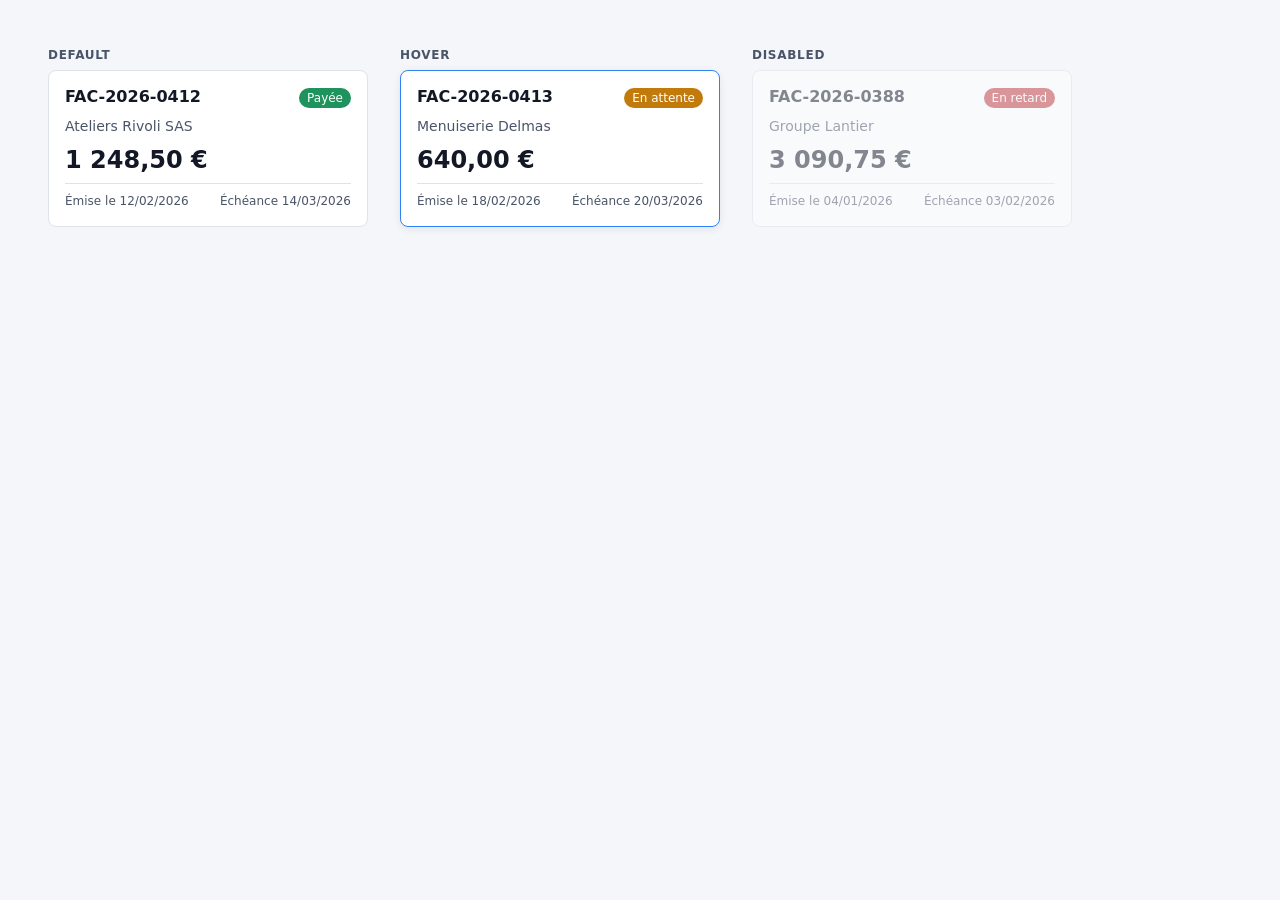
<file: starter-kit/design/card-facture.html>
<!DOCTYPE html>
<!--
  MAQUETTE DE RÉFÉRENCE — atelier A8, plan B sans Figma.

  Ouvrir dans un navigateur : c'est la « maquette » que les participants doivent
  spécifier puis réimplémenter dans leur propre système de composants.

  Le fichier est volontairement autonome et lisible : les valeurs sont exprimées
  en variables CSS, ce qui permet à l'agent d'extraire des tokens plutôt que des
  pixels bruts — c'est tout l'enjeu de l'étape 2 de l'atelier.

  NE PAS distribuer specs-reference/card.md aux participants avant l'étape 4 :
  ils doivent produire leur propre spécification d'abord.
-->
<html lang="fr">
<head>
<meta charset="utf-8">
<title>Maquette — Card facture</title>
<style>
  :root {
    /* Couleurs */
    --color-surface:        #FFFFFF;
    --color-surface-subtle: #F4F6FA;
    --color-border:         #DDE2EB;
    --color-text:           #121826;
    --color-text-muted:     #4A5468;
    --color-accent:         #2F81F7;
    --color-success:        #1F935E;
    --color-warning:        #C27A0A;
    --color-danger:         #C0393C;

    /* Espacements */
    --spacing-xs:  4px;
    --spacing-sm:  8px;
    --spacing-md:  16px;
    --spacing-lg:  24px;

    /* Typographie */
    --font-family: "Segoe UI", system-ui, -apple-system, sans-serif;
    --font-size-caption: 12px;
    --font-size-body:    14px;
    --font-size-title:   16px;
    --font-size-amount:  24px;
    --font-weight-regular: 400;
    --font-weight-medium:  500;
    --font-weight-bold:    700;
    --line-height-tight: 1.25;
    --line-height-body:  1.5;

    /* Formes */
    --radius-md: 8px;
    --radius-pill: 999px;
    --border-width: 1px;
    --shadow-hover: 0 2px 8px rgba(18, 24, 38, 0.08);

    /* Mouvement */
    --duration-fast: 150ms;
    --easing-standard: cubic-bezier(0.2, 0, 0.2, 1);
  }

  body {
    font-family: var(--font-family);
    background: var(--color-surface-subtle);
    margin: 0;
    padding: 48px;
    display: flex;
    flex-wrap: wrap;
    gap: 32px;
    align-items: flex-start;
  }

  .state-label {
    font-size: var(--font-size-caption);
    font-weight: var(--font-weight-bold);
    letter-spacing: 0.06em;
    text-transform: uppercase;
    color: var(--color-text-muted);
    margin-bottom: var(--spacing-sm);
  }

  /* ---- Composant Card ---- */

  .card {
    box-sizing: border-box;
    width: 320px;
    background: var(--color-surface);
    border: var(--border-width) solid var(--color-border);
    border-radius: var(--radius-md);
    padding: var(--spacing-md);
    display: flex;
    flex-direction: column;
    gap: var(--spacing-sm);
    transition: box-shadow var(--duration-fast) var(--easing-standard),
                border-color var(--duration-fast) var(--easing-standard);
  }

  .card__header {
    display: flex;
    align-items: baseline;
    justify-content: space-between;
    gap: var(--spacing-sm);
  }

  .card__reference {
    font-size: var(--font-size-title);
    font-weight: var(--font-weight-bold);
    line-height: var(--line-height-tight);
    color: var(--color-text);
  }

  .card__badge {
    flex: none;
    font-size: var(--font-size-caption);
    font-weight: var(--font-weight-medium);
    line-height: 1;
    padding: var(--spacing-xs) var(--spacing-sm);
    border-radius: var(--radius-pill);
    color: var(--color-surface);
    background: var(--color-success);
  }
  .card__badge--pending { background: var(--color-warning); }
  .card__badge--overdue { background: var(--color-danger); }

  .card__client {
    font-size: var(--font-size-body);
    line-height: var(--line-height-body);
    color: var(--color-text-muted);
  }

  .card__amount {
    font-size: var(--font-size-amount);
    font-weight: var(--font-weight-bold);
    line-height: var(--line-height-tight);
    color: var(--color-text);
    font-variant-numeric: tabular-nums;
  }

  .card__footer {
    display: flex;
    justify-content: space-between;
    font-size: var(--font-size-caption);
    line-height: var(--line-height-body);
    color: var(--color-text-muted);
    padding-top: var(--spacing-sm);
    border-top: var(--border-width) solid var(--color-border);
  }

  /* État hover */
  .card--hover,
  .card:hover {
    border-color: var(--color-accent);
    box-shadow: var(--shadow-hover);
    cursor: pointer;
  }

  /* État disabled : opacité, pas de changement de couleur */
  .card--disabled {
    opacity: 0.5;
    pointer-events: none;
  }

  /* Responsive : sous 360px, la carte occupe la largeur disponible
     et le montant passe sous le bloc client. */
  @media (max-width: 360px) {
    .card { width: 100%; }
  }
</style>
</head>
<body>

  <div>
    <div class="state-label">default</div>
    <div class="card">
      <div class="card__header">
        <span class="card__reference">FAC-2026-0412</span>
        <span class="card__badge">Payée</span>
      </div>
      <div class="card__client">Ateliers Rivoli SAS</div>
      <div class="card__amount">1 248,50 €</div>
      <div class="card__footer">
        <span>Émise le 12/02/2026</span>
        <span>Échéance 14/03/2026</span>
      </div>
    </div>
  </div>

  <div>
    <div class="state-label">hover</div>
    <div class="card card--hover">
      <div class="card__header">
        <span class="card__reference">FAC-2026-0413</span>
        <span class="card__badge card__badge--pending">En attente</span>
      </div>
      <div class="card__client">Menuiserie Delmas</div>
      <div class="card__amount">640,00 €</div>
      <div class="card__footer">
        <span>Émise le 18/02/2026</span>
        <span>Échéance 20/03/2026</span>
      </div>
    </div>
  </div>

  <div>
    <div class="state-label">disabled</div>
    <div class="card card--disabled">
      <div class="card__header">
        <span class="card__reference">FAC-2026-0388</span>
        <span class="card__badge card__badge--overdue">En retard</span>
      </div>
      <div class="card__client">Groupe Lantier</div>
      <div class="card__amount">3 090,75 €</div>
      <div class="card__footer">
        <span>Émise le 04/01/2026</span>
        <span>Échéance 03/02/2026</span>
      </div>
    </div>
  </div>

</body>
</html>
</file>
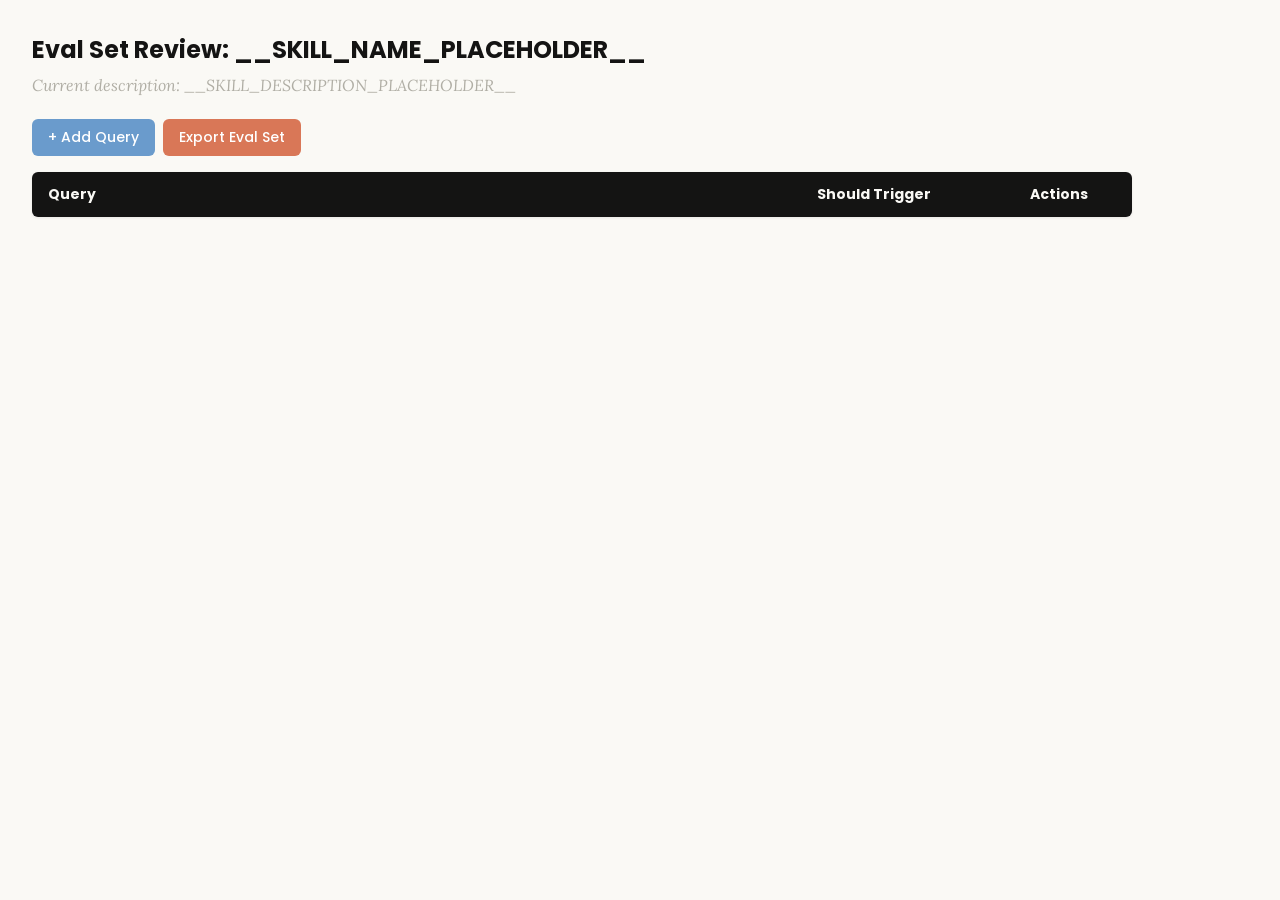
<file: todo-app/.claude/skills/skill-creator/assets/eval_review.html>
<!DOCTYPE html>
<html lang="en">
<head>
  <meta charset="UTF-8">
  <meta name="viewport" content="width=device-width, initial-scale=1.0">
  <title>Eval Set Review - __SKILL_NAME_PLACEHOLDER__</title>
  <link rel="preconnect" href="https://fonts.googleapis.com">
  <link rel="preconnect" href="https://fonts.gstatic.com" crossorigin>
  <link href="https://fonts.googleapis.com/css2?family=Poppins:wght@500;600&family=Lora:wght@400;500&display=swap" rel="stylesheet">
  <style>
    * { box-sizing: border-box; margin: 0; padding: 0; }
    body { font-family: 'Lora', Georgia, serif; background: #faf9f5; padding: 2rem; color: #141413; }
    h1 { font-family: 'Poppins', sans-serif; margin-bottom: 0.5rem; font-size: 1.5rem; }
    .description { color: #b0aea5; margin-bottom: 1.5rem; font-style: italic; max-width: 900px; }
    .controls { margin-bottom: 1rem; display: flex; gap: 0.5rem; }
    .btn { font-family: 'Poppins', sans-serif; padding: 0.5rem 1rem; border: none; border-radius: 6px; cursor: pointer; font-size: 0.875rem; font-weight: 500; }
    .btn-add { background: #6a9bcc; color: white; }
    .btn-add:hover { background: #5889b8; }
    .btn-export { background: #d97757; color: white; }
    .btn-export:hover { background: #c4613f; }
    table { width: 100%; max-width: 1100px; border-collapse: collapse; background: white; border-radius: 6px; overflow: hidden; box-shadow: 0 1px 3px rgba(0,0,0,0.08); }
    th { font-family: 'Poppins', sans-serif; background: #141413; color: #faf9f5; padding: 0.75rem 1rem; text-align: left; font-size: 0.875rem; }
    td { padding: 0.75rem 1rem; border-bottom: 1px solid #e8e6dc; vertical-align: top; }
    tr:nth-child(even) td { background: #faf9f5; }
    tr:hover td { background: #f3f1ea; }
    .section-header td { background: #e8e6dc; font-family: 'Poppins', sans-serif; font-weight: 500; font-size: 0.8rem; color: #141413; text-transform: uppercase; letter-spacing: 0.05em; }
    .query-input { width: 100%; padding: 0.4rem; border: 1px solid #e8e6dc; border-radius: 4px; font-size: 0.875rem; font-family: 'Lora', Georgia, serif; resize: vertical; min-height: 60px; }
    .query-input:focus { outline: none; border-color: #d97757; box-shadow: 0 0 0 2px rgba(217,119,87,0.15); }
    .toggle { position: relative; display: inline-block; width: 44px; height: 24px; }
    .toggle input { opacity: 0; width: 0; height: 0; }
    .toggle .slider { position: absolute; inset: 0; background: #b0aea5; border-radius: 24px; cursor: pointer; transition: 0.2s; }
    .toggle .slider::before { content: ""; position: absolute; width: 18px; height: 18px; left: 3px; bottom: 3px; background: white; border-radius: 50%; transition: 0.2s; }
    .toggle input:checked + .slider { background: #d97757; }
    .toggle input:checked + .slider::before { transform: translateX(20px); }
    .btn-delete { background: #c44; color: white; padding: 0.3rem 0.6rem; border: none; border-radius: 4px; cursor: pointer; font-size: 0.75rem; font-family: 'Poppins', sans-serif; }
    .btn-delete:hover { background: #a33; }
    .summary { margin-top: 1rem; color: #b0aea5; font-size: 0.875rem; }
  </style>
</head>
<body>
  <h1>Eval Set Review: <span id="skill-name">__SKILL_NAME_PLACEHOLDER__</span></h1>
  <p class="description">Current description: <span id="skill-desc">__SKILL_DESCRIPTION_PLACEHOLDER__</span></p>

  <div class="controls">
    <button class="btn btn-add" onclick="addRow()">+ Add Query</button>
    <button class="btn btn-export" onclick="exportEvalSet()">Export Eval Set</button>
  </div>

  <table>
    <thead>
      <tr>
        <th style="width:65%">Query</th>
        <th style="width:18%">Should Trigger</th>
        <th style="width:10%">Actions</th>
      </tr>
    </thead>
    <tbody id="eval-body"></tbody>
  </table>

  <p class="summary" id="summary"></p>

  <script>
    const EVAL_DATA = __EVAL_DATA_PLACEHOLDER__;

    let evalItems = [...EVAL_DATA];

    function render() {
      const tbody = document.getElementById('eval-body');
      tbody.innerHTML = '';

      // Sort: should-trigger first, then should-not-trigger
      const sorted = evalItems
        .map((item, origIdx) => ({ ...item, origIdx }))
        .sort((a, b) => (b.should_trigger ? 1 : 0) - (a.should_trigger ? 1 : 0));

      let lastGroup = null;
      sorted.forEach(item => {
        const group = item.should_trigger ? 'trigger' : 'no-trigger';
        if (group !== lastGroup) {
          const headerRow = document.createElement('tr');
          headerRow.className = 'section-header';
          headerRow.innerHTML = `<td colspan="3">${item.should_trigger ? 'Should Trigger' : 'Should NOT Trigger'}</td>`;
          tbody.appendChild(headerRow);
          lastGroup = group;
        }

        const idx = item.origIdx;
        const tr = document.createElement('tr');
        tr.innerHTML = `
          <td><textarea class="query-input" onchange="updateQuery(${idx}, this.value)">${escapeHtml(item.query)}</textarea></td>
          <td>
            <label class="toggle">
              <input type="checkbox" ${item.should_trigger ? 'checked' : ''} onchange="updateTrigger(${idx}, this.checked)">
              <span class="slider"></span>
            </label>
            <span style="margin-left:8px;font-size:0.8rem;color:#b0aea5">${item.should_trigger ? 'Yes' : 'No'}</span>
          </td>
          <td><button class="btn-delete" onclick="deleteRow(${idx})">Delete</button></td>
        `;
        tbody.appendChild(tr);
      });
      updateSummary();
    }

    function escapeHtml(text) {
      const div = document.createElement('div');
      div.textContent = text;
      return div.innerHTML;
    }

    function updateQuery(idx, value) { evalItems[idx].query = value; updateSummary(); }
    function updateTrigger(idx, value) { evalItems[idx].should_trigger = value; render(); }
    function deleteRow(idx) { evalItems.splice(idx, 1); render(); }

    function addRow() {
      evalItems.push({ query: '', should_trigger: true });
      render();
      const inputs = document.querySelectorAll('.query-input');
      inputs[inputs.length - 1].focus();
    }

    function updateSummary() {
      const trigger = evalItems.filter(i => i.should_trigger).length;
      const noTrigger = evalItems.filter(i => !i.should_trigger).length;
      document.getElementById('summary').textContent =
        `${evalItems.length} queries total: ${trigger} should trigger, ${noTrigger} should not trigger`;
    }

    function exportEvalSet() {
      const valid = evalItems.filter(i => i.query.trim() !== '');
      const data = valid.map(i => ({ query: i.query.trim(), should_trigger: i.should_trigger }));
      const blob = new Blob([JSON.stringify(data, null, 2)], { type: 'application/json' });
      const url = URL.createObjectURL(blob);
      const a = document.createElement('a');
      a.href = url;
      a.download = 'eval_set.json';
      document.body.appendChild(a);
      a.click();
      document.body.removeChild(a);
      URL.revokeObjectURL(url);
    }

    render();
  </script>
</body>
</html>
</file>
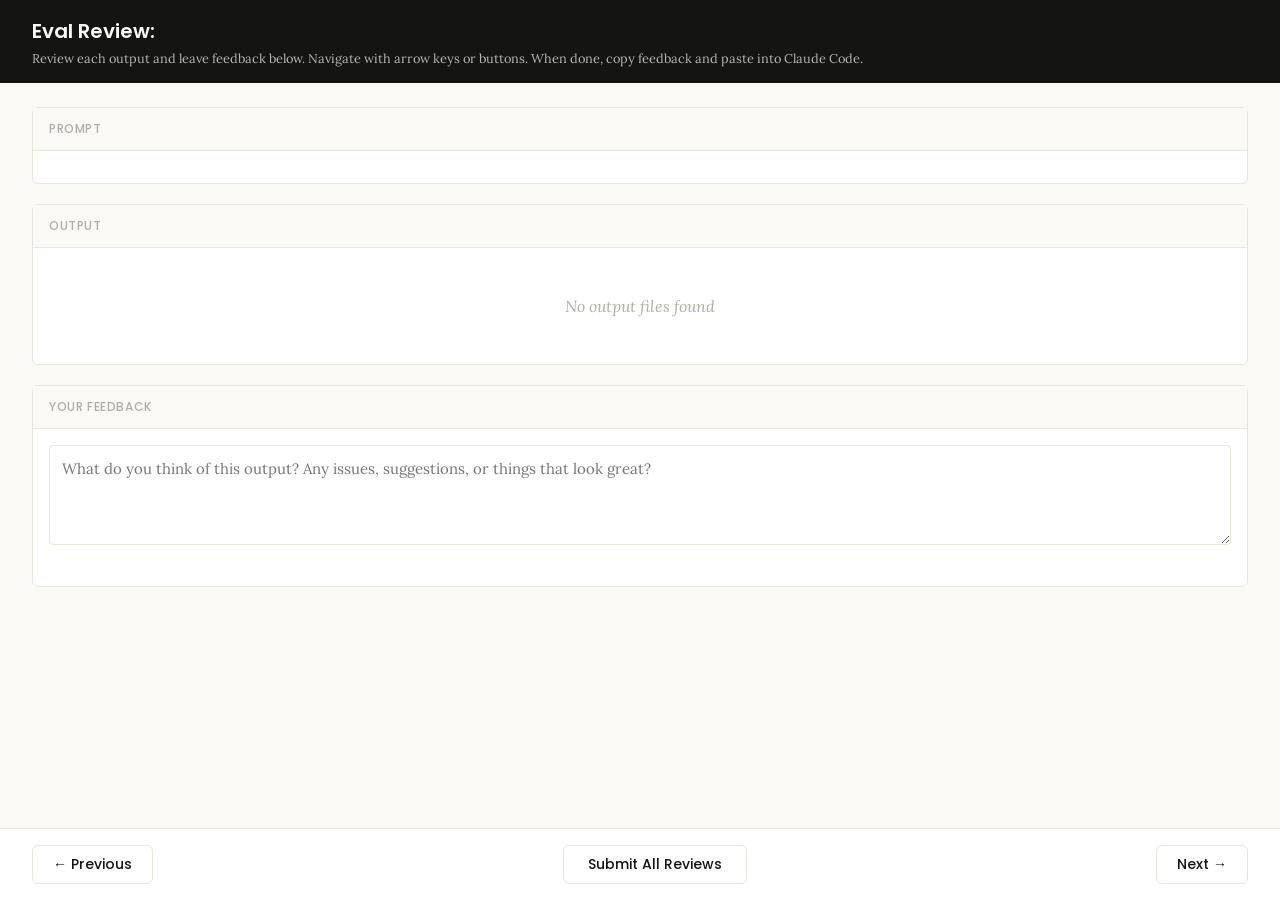
<file: todo-app/.claude/skills/skill-creator/eval-viewer/viewer.html>
<!DOCTYPE html>
<html lang="en">
<head>
  <meta charset="UTF-8">
  <meta name="viewport" content="width=device-width, initial-scale=1.0">
  <title>Eval Review</title>
  <link rel="preconnect" href="https://fonts.googleapis.com">
  <link rel="preconnect" href="https://fonts.gstatic.com" crossorigin>
  <link href="https://fonts.googleapis.com/css2?family=Poppins:wght@500;600&family=Lora:wght@400;500&display=swap" rel="stylesheet">
  <script src="https://cdn.sheetjs.com/xlsx-0.20.3/package/dist/xlsx.full.min.js" integrity="sha384-EnyY0/GSHQGSxSgMwaIPzSESbqoOLSexfnSMN2AP+39Ckmn92stwABZynq1JyzdT" crossorigin="anonymous"></script>
  <style>
    :root {
      --bg: #faf9f5;
      --surface: #ffffff;
      --border: #e8e6dc;
      --text: #141413;
      --text-muted: #b0aea5;
      --accent: #d97757;
      --accent-hover: #c4613f;
      --green: #788c5d;
      --green-bg: #eef2e8;
      --red: #c44;
      --red-bg: #fceaea;
      --header-bg: #141413;
      --header-text: #faf9f5;
      --radius: 6px;
    }

    * { box-sizing: border-box; margin: 0; padding: 0; }

    body {
      font-family: 'Lora', Georgia, serif;
      background: var(--bg);
      color: var(--text);
      height: 100vh;
      display: flex;
      flex-direction: column;
    }

    /* ---- Header ---- */
    .header {
      background: var(--header-bg);
      color: var(--header-text);
      padding: 1rem 2rem;
      display: flex;
      justify-content: space-between;
      align-items: center;
      flex-shrink: 0;
    }
    .header h1 {
      font-family: 'Poppins', sans-serif;
      font-size: 1.25rem;
      font-weight: 600;
    }
    .header .instructions {
      font-size: 0.8rem;
      opacity: 0.7;
      margin-top: 0.25rem;
    }
    .header .progress {
      font-size: 0.875rem;
      opacity: 0.8;
      text-align: right;
    }

    /* ---- Main content ---- */
    .main {
      flex: 1;
      overflow-y: auto;
      padding: 1.5rem 2rem;
      display: flex;
      flex-direction: column;
      gap: 1.25rem;
    }

    /* ---- Sections ---- */
    .section {
      background: var(--surface);
      border: 1px solid var(--border);
      border-radius: var(--radius);
      flex-shrink: 0;
    }
    .section-header {
      font-family: 'Poppins', sans-serif;
      padding: 0.75rem 1rem;
      font-size: 0.75rem;
      font-weight: 500;
      text-transform: uppercase;
      letter-spacing: 0.05em;
      color: var(--text-muted);
      border-bottom: 1px solid var(--border);
      background: var(--bg);
    }
    .section-body {
      padding: 1rem;
    }

    /* ---- Config badge ---- */
    .config-badge {
      display: inline-block;
      padding: 0.2rem 0.625rem;
      border-radius: 9999px;
      font-family: 'Poppins', sans-serif;
      font-size: 0.6875rem;
      font-weight: 600;
      text-transform: uppercase;
      letter-spacing: 0.03em;
      margin-left: 0.75rem;
      vertical-align: middle;
    }
    .config-badge.config-primary {
      background: rgba(33, 150, 243, 0.12);
      color: #1976d2;
    }
    .config-badge.config-baseline {
      background: rgba(255, 193, 7, 0.15);
      color: #f57f17;
    }

    /* ---- Prompt ---- */
    .prompt-text {
      white-space: pre-wrap;
      font-size: 0.9375rem;
      line-height: 1.6;
    }

    /* ---- Outputs ---- */
    .output-file {
      border: 1px solid var(--border);
      border-radius: var(--radius);
      overflow: hidden;
    }
    .output-file + .output-file {
      margin-top: 1rem;
    }
    .output-file-header {
      padding: 0.5rem 0.75rem;
      font-size: 0.8rem;
      font-weight: 600;
      color: var(--text-muted);
      background: var(--bg);
      border-bottom: 1px solid var(--border);
      font-family: 'SF Mono', SFMono-Regular, Consolas, 'Liberation Mono', Menlo, monospace;
      display: flex;
      justify-content: space-between;
      align-items: center;
    }
    .output-file-header .dl-btn {
      font-size: 0.7rem;
      color: var(--accent);
      text-decoration: none;
      cursor: pointer;
      font-family: -apple-system, BlinkMacSystemFont, 'Segoe UI', sans-serif;
      font-weight: 500;
      opacity: 0.8;
    }
    .output-file-header .dl-btn:hover {
      opacity: 1;
      text-decoration: underline;
    }
    .output-file-content {
      padding: 0.75rem;
      overflow-x: auto;
    }
    .output-file-content pre {
      font-size: 0.8125rem;
      line-height: 1.5;
      white-space: pre-wrap;
      word-break: break-word;
      font-family: 'SF Mono', SFMono-Regular, Consolas, 'Liberation Mono', Menlo, monospace;
    }
    .output-file-content img {
      max-width: 100%;
      height: auto;
      border-radius: 4px;
    }
    .output-file-content iframe {
      width: 100%;
      height: 600px;
      border: none;
    }
    .output-file-content table {
      border-collapse: collapse;
      font-size: 0.8125rem;
      width: 100%;
    }
    .output-file-content table td,
    .output-file-content table th {
      border: 1px solid var(--border);
      padding: 0.375rem 0.5rem;
      text-align: left;
    }
    .output-file-content table th {
      background: var(--bg);
      font-weight: 600;
    }
    .output-file-content .download-link {
      display: inline-flex;
      align-items: center;
      gap: 0.5rem;
      padding: 0.5rem 1rem;
      background: var(--bg);
      border: 1px solid var(--border);
      border-radius: 4px;
      color: var(--accent);
      text-decoration: none;
      font-size: 0.875rem;
      cursor: pointer;
    }
    .output-file-content .download-link:hover {
      background: var(--border);
    }
    .empty-state {
      color: var(--text-muted);
      font-style: italic;
      padding: 2rem;
      text-align: center;
    }

    /* ---- Feedback ---- */
    .prev-feedback {
      background: var(--bg);
      border: 1px solid var(--border);
      border-radius: 4px;
      padding: 0.625rem 0.75rem;
      margin-top: 0.75rem;
      font-size: 0.8125rem;
      color: var(--text-muted);
      line-height: 1.5;
    }
    .prev-feedback-label {
      font-size: 0.7rem;
      font-weight: 600;
      text-transform: uppercase;
      letter-spacing: 0.04em;
      margin-bottom: 0.25rem;
      color: var(--text-muted);
    }
    .feedback-textarea {
      width: 100%;
      min-height: 100px;
      padding: 0.75rem;
      border: 1px solid var(--border);
      border-radius: 4px;
      font-family: inherit;
      font-size: 0.9375rem;
      line-height: 1.5;
      resize: vertical;
      color: var(--text);
    }
    .feedback-textarea:focus {
      outline: none;
      border-color: var(--accent);
      box-shadow: 0 0 0 3px rgba(37, 99, 235, 0.1);
    }
    .feedback-status {
      font-size: 0.75rem;
      color: var(--text-muted);
      margin-top: 0.5rem;
      min-height: 1.1em;
    }

    /* ---- Grades (collapsible) ---- */
    .grades-toggle {
      display: flex;
      align-items: center;
      cursor: pointer;
      user-select: none;
    }
    .grades-toggle:hover {
      color: var(--accent);
    }
    .grades-toggle .arrow {
      margin-right: 0.5rem;
      transition: transform 0.15s;
      font-size: 0.75rem;
    }
    .grades-toggle .arrow.open {
      transform: rotate(90deg);
    }
    .grades-content {
      display: none;
      margin-top: 0.75rem;
    }
    .grades-content.open {
      display: block;
    }
    .grades-summary {
      font-size: 0.875rem;
      margin-bottom: 0.75rem;
      display: flex;
      align-items: center;
      gap: 0.5rem;
    }
    .grade-badge {
      display: inline-block;
      padding: 0.125rem 0.5rem;
      border-radius: 9999px;
      font-size: 0.75rem;
      font-weight: 600;
    }
    .grade-pass { background: var(--green-bg); color: var(--green); }
    .grade-fail { background: var(--red-bg); color: var(--red); }
    .assertion-list {
      list-style: none;
    }
    .assertion-item {
      padding: 0.625rem 0;
      border-bottom: 1px solid var(--border);
      font-size: 0.8125rem;
    }
    .assertion-item:last-child { border-bottom: none; }
    .assertion-status {
      font-weight: 600;
      margin-right: 0.5rem;
    }
    .assertion-status.pass { color: var(--green); }
    .assertion-status.fail { color: var(--red); }
    .assertion-evidence {
      color: var(--text-muted);
      font-size: 0.75rem;
      margin-top: 0.25rem;
      padding-left: 1.5rem;
    }

    /* ---- View tabs ---- */
    .view-tabs {
      display: flex;
      gap: 0;
      padding: 0 2rem;
      background: var(--bg);
      border-bottom: 1px solid var(--border);
      flex-shrink: 0;
    }
    .view-tab {
      font-family: 'Poppins', sans-serif;
      padding: 0.625rem 1.25rem;
      font-size: 0.8125rem;
      font-weight: 500;
      cursor: pointer;
      border: none;
      background: none;
      color: var(--text-muted);
      border-bottom: 2px solid transparent;
      transition: all 0.15s;
    }
    .view-tab:hover { color: var(--text); }
    .view-tab.active {
      color: var(--accent);
      border-bottom-color: var(--accent);
    }
    .view-panel { display: none; }
    .view-panel.active { display: flex; flex-direction: column; flex: 1; overflow: hidden; }

    /* ---- Benchmark view ---- */
    .benchmark-view {
      padding: 1.5rem 2rem;
      overflow-y: auto;
      flex: 1;
    }
    .benchmark-table {
      border-collapse: collapse;
      background: var(--surface);
      border: 1px solid var(--border);
      border-radius: var(--radius);
      font-size: 0.8125rem;
      width: 100%;
      margin-bottom: 1.5rem;
    }
    .benchmark-table th, .benchmark-table td {
      padding: 0.625rem 0.75rem;
      text-align: left;
      border: 1px solid var(--border);
    }
    .benchmark-table th {
      font-family: 'Poppins', sans-serif;
      background: var(--header-bg);
      color: var(--header-text);
      font-weight: 500;
      font-size: 0.75rem;
      text-transform: uppercase;
      letter-spacing: 0.04em;
    }
    .benchmark-table tr:hover { background: var(--bg); }
    .benchmark-table tr.benchmark-row-with { background: rgba(33, 150, 243, 0.06); }
    .benchmark-table tr.benchmark-row-without { background: rgba(255, 193, 7, 0.06); }
    .benchmark-table tr.benchmark-row-with:hover { background: rgba(33, 150, 243, 0.12); }
    .benchmark-table tr.benchmark-row-without:hover { background: rgba(255, 193, 7, 0.12); }
    .benchmark-table tr.benchmark-row-avg { font-weight: 600; border-top: 2px solid var(--border); }
    .benchmark-table tr.benchmark-row-avg.benchmark-row-with { background: rgba(33, 150, 243, 0.12); }
    .benchmark-table tr.benchmark-row-avg.benchmark-row-without { background: rgba(255, 193, 7, 0.12); }
    .benchmark-delta-positive { color: var(--green); font-weight: 600; }
    .benchmark-delta-negative { color: var(--red); font-weight: 600; }
    .benchmark-notes {
      background: var(--surface);
      border: 1px solid var(--border);
      border-radius: var(--radius);
      padding: 1rem;
    }
    .benchmark-notes h3 {
      font-family: 'Poppins', sans-serif;
      font-size: 0.875rem;
      margin-bottom: 0.75rem;
    }
    .benchmark-notes ul {
      list-style: disc;
      padding-left: 1.25rem;
    }
    .benchmark-notes li {
      font-size: 0.8125rem;
      line-height: 1.6;
      margin-bottom: 0.375rem;
    }
    .benchmark-empty {
      color: var(--text-muted);
      font-style: italic;
      text-align: center;
      padding: 3rem;
    }

    /* ---- Navigation ---- */
    .nav {
      display: flex;
      justify-content: space-between;
      align-items: center;
      padding: 1rem 2rem;
      border-top: 1px solid var(--border);
      background: var(--surface);
      flex-shrink: 0;
    }
    .nav-btn {
      font-family: 'Poppins', sans-serif;
      padding: 0.5rem 1.25rem;
      border: 1px solid var(--border);
      border-radius: var(--radius);
      background: var(--surface);
      cursor: pointer;
      font-size: 0.875rem;
      font-weight: 500;
      color: var(--text);
      transition: all 0.15s;
    }
    .nav-btn:hover:not(:disabled) {
      background: var(--bg);
      border-color: var(--text-muted);
    }
    .nav-btn:disabled {
      opacity: 0.4;
      cursor: not-allowed;
    }
    .done-btn {
      font-family: 'Poppins', sans-serif;
      padding: 0.5rem 1.5rem;
      border: 1px solid var(--border);
      border-radius: var(--radius);
      background: var(--surface);
      color: var(--text);
      cursor: pointer;
      font-size: 0.875rem;
      font-weight: 500;
      transition: all 0.15s;
    }
    .done-btn:hover {
      background: var(--bg);
      border-color: var(--text-muted);
    }
    .done-btn.ready {
      border: none;
      background: var(--accent);
      color: white;
      font-weight: 600;
    }
    .done-btn.ready:hover {
      background: var(--accent-hover);
    }
    /* ---- Done overlay ---- */
    .done-overlay {
      display: none;
      position: fixed;
      inset: 0;
      background: rgba(0, 0, 0, 0.5);
      z-index: 100;
      justify-content: center;
      align-items: center;
    }
    .done-overlay.visible {
      display: flex;
    }
    .done-card {
      background: var(--surface);
      border-radius: 12px;
      padding: 2rem 3rem;
      text-align: center;
      box-shadow: 0 20px 60px rgba(0, 0, 0, 0.3);
      max-width: 500px;
    }
    .done-card h2 {
      font-size: 1.5rem;
      margin-bottom: 0.5rem;
    }
    .done-card p {
      color: var(--text-muted);
      margin-bottom: 1.5rem;
      line-height: 1.5;
    }
    .done-card .btn-row {
      display: flex;
      gap: 0.5rem;
      justify-content: center;
    }
    .done-card button {
      padding: 0.5rem 1.25rem;
      border: 1px solid var(--border);
      border-radius: var(--radius);
      background: var(--surface);
      cursor: pointer;
      font-size: 0.875rem;
    }
    .done-card button:hover {
      background: var(--bg);
    }
    /* ---- Toast ---- */
    .toast {
      position: fixed;
      bottom: 5rem;
      left: 50%;
      transform: translateX(-50%);
      background: var(--header-bg);
      color: var(--header-text);
      padding: 0.625rem 1.25rem;
      border-radius: var(--radius);
      font-size: 0.875rem;
      opacity: 0;
      transition: opacity 0.3s;
      pointer-events: none;
      z-index: 200;
    }
    .toast.visible {
      opacity: 1;
    }
  </style>
</head>
<body>
  <div id="app" style="height:100vh; display:flex; flex-direction:column;">
    <div class="header">
      <div>
        <h1>Eval Review: <span id="skill-name"></span></h1>
        <div class="instructions">Review each output and leave feedback below. Navigate with arrow keys or buttons. When done, copy feedback and paste into Claude Code.</div>
      </div>
      <div class="progress" id="progress"></div>
    </div>

    <!-- View tabs (only shown when benchmark data exists) -->
    <div class="view-tabs" id="view-tabs" style="display:none;">
      <button class="view-tab active" onclick="switchView('outputs')">Outputs</button>
      <button class="view-tab" onclick="switchView('benchmark')">Benchmark</button>
    </div>

    <!-- Outputs panel (qualitative review) -->
    <div class="view-panel active" id="panel-outputs">
    <div class="main">
      <!-- Prompt -->
      <div class="section">
        <div class="section-header">Prompt <span class="config-badge" id="config-badge" style="display:none;"></span></div>
        <div class="section-body">
          <div class="prompt-text" id="prompt-text"></div>
        </div>
      </div>

      <!-- Outputs -->
      <div class="section">
        <div class="section-header">Output</div>
        <div class="section-body" id="outputs-body">
          <div class="empty-state">No output files found</div>
        </div>
      </div>

      <!-- Previous Output (collapsible) -->
      <div class="section" id="prev-outputs-section" style="display:none;">
        <div class="section-header">
          <div class="grades-toggle" onclick="togglePrevOutputs()">
            <span class="arrow" id="prev-outputs-arrow">&#9654;</span>
            Previous Output
          </div>
        </div>
        <div class="grades-content" id="prev-outputs-content"></div>
      </div>

      <!-- Grades (collapsible) -->
      <div class="section" id="grades-section" style="display:none;">
        <div class="section-header">
          <div class="grades-toggle" onclick="toggleGrades()">
            <span class="arrow" id="grades-arrow">&#9654;</span>
            Formal Grades
          </div>
        </div>
        <div class="grades-content" id="grades-content"></div>
      </div>

      <!-- Feedback -->
      <div class="section">
        <div class="section-header">Your Feedback</div>
        <div class="section-body">
          <textarea
            class="feedback-textarea"
            id="feedback"
            placeholder="What do you think of this output? Any issues, suggestions, or things that look great?"
          ></textarea>
          <div class="feedback-status" id="feedback-status"></div>
          <div class="prev-feedback" id="prev-feedback" style="display:none;">
            <div class="prev-feedback-label">Previous feedback</div>
            <div id="prev-feedback-text"></div>
          </div>
        </div>
      </div>
    </div>

    <div class="nav" id="outputs-nav">
      <button class="nav-btn" id="prev-btn" onclick="navigate(-1)">&#8592; Previous</button>
      <button class="done-btn" id="done-btn" onclick="showDoneDialog()">Submit All Reviews</button>
      <button class="nav-btn" id="next-btn" onclick="navigate(1)">Next &#8594;</button>
    </div>
    </div><!-- end panel-outputs -->

    <!-- Benchmark panel (quantitative stats) -->
    <div class="view-panel" id="panel-benchmark">
      <div class="benchmark-view" id="benchmark-content">
        <div class="benchmark-empty">No benchmark data available. Run a benchmark to see quantitative results here.</div>
      </div>
    </div>
  </div>

  <!-- Done overlay -->
  <div class="done-overlay" id="done-overlay">
    <div class="done-card">
      <h2>Review Complete</h2>
      <p>Your feedback has been saved. Go back to your Claude Code session and tell Claude you're done reviewing.</p>
      <div class="btn-row">
        <button onclick="closeDoneDialog()">OK</button>
      </div>
    </div>
  </div>

  <!-- Toast -->
  <div class="toast" id="toast"></div>

  <script>
    // ---- Embedded data (injected by generate_review.py) ----
    /*__EMBEDDED_DATA__*/

    // ---- State ----
    let feedbackMap = {};  // run_id -> feedback text
    let currentIndex = 0;
    let visitedRuns = new Set();

    // ---- Init ----
    async function init() {
      // Load saved feedback from server — but only if this isn't a fresh
      // iteration (indicated by previous_feedback being present). When
      // previous feedback exists, the feedback.json on disk is stale from
      // the prior iteration and should not pre-fill the textareas.
      const hasPrevious = Object.keys(EMBEDDED_DATA.previous_feedback || {}).length > 0
        || Object.keys(EMBEDDED_DATA.previous_outputs || {}).length > 0;
      if (!hasPrevious) {
        try {
          const resp = await fetch("/api/feedback");
          const data = await resp.json();
          if (data.reviews) {
            for (const r of data.reviews) feedbackMap[r.run_id] = r.feedback;
          }
        } catch { /* first run, no feedback yet */ }
      }

      document.getElementById("skill-name").textContent = EMBEDDED_DATA.skill_name;
      showRun(0);

      // Wire up feedback auto-save
      const textarea = document.getElementById("feedback");
      let saveTimeout = null;
      textarea.addEventListener("input", () => {
        clearTimeout(saveTimeout);
        document.getElementById("feedback-status").textContent = "";
        saveTimeout = setTimeout(() => saveCurrentFeedback(), 800);
      });
    }

    // ---- Navigation ----
    function navigate(delta) {
      const newIndex = currentIndex + delta;
      if (newIndex >= 0 && newIndex < EMBEDDED_DATA.runs.length) {
        saveCurrentFeedback();
        showRun(newIndex);
      }
    }

    function updateNavButtons() {
      document.getElementById("prev-btn").disabled = currentIndex === 0;
      document.getElementById("next-btn").disabled =
        currentIndex === EMBEDDED_DATA.runs.length - 1;
    }

    // ---- Show a run ----
    function showRun(index) {
      currentIndex = index;
      const run = EMBEDDED_DATA.runs[index];

      // Progress
      document.getElementById("progress").textContent =
        `${index + 1} of ${EMBEDDED_DATA.runs.length}`;

      // Prompt
      document.getElementById("prompt-text").textContent = run.prompt;

      // Config badge
      const badge = document.getElementById("config-badge");
      const configMatch = run.id.match(/(with_skill|without_skill|new_skill|old_skill)/);
      if (configMatch) {
        const config = configMatch[1];
        const isBaseline = config === "without_skill" || config === "old_skill";
        badge.textContent = config.replace(/_/g, " ");
        badge.className = "config-badge " + (isBaseline ? "config-baseline" : "config-primary");
        badge.style.display = "inline-block";
      } else {
        badge.style.display = "none";
      }

      // Outputs
      renderOutputs(run);

      // Previous outputs
      renderPrevOutputs(run);

      // Grades
      renderGrades(run);

      // Previous feedback
      const prevFb = (EMBEDDED_DATA.previous_feedback || {})[run.id];
      const prevEl = document.getElementById("prev-feedback");
      if (prevFb) {
        document.getElementById("prev-feedback-text").textContent = prevFb;
        prevEl.style.display = "block";
      } else {
        prevEl.style.display = "none";
      }

      // Feedback
      document.getElementById("feedback").value = feedbackMap[run.id] || "";
      document.getElementById("feedback-status").textContent = "";

      updateNavButtons();

      // Track visited runs and promote done button when all visited
      visitedRuns.add(index);
      const doneBtn = document.getElementById("done-btn");
      if (visitedRuns.size >= EMBEDDED_DATA.runs.length) {
        doneBtn.classList.add("ready");
      }

      // Scroll main content to top
      document.querySelector(".main").scrollTop = 0;
    }

    // ---- Render outputs ----
    function renderOutputs(run) {
      const container = document.getElementById("outputs-body");
      container.innerHTML = "";

      const outputs = run.outputs || [];
      if (outputs.length === 0) {
        container.innerHTML = '<div class="empty-state">No output files</div>';
        return;
      }

      for (const file of outputs) {
        const fileDiv = document.createElement("div");
        fileDiv.className = "output-file";

        // Always show file header with download link
        const header = document.createElement("div");
        header.className = "output-file-header";
        const nameSpan = document.createElement("span");
        nameSpan.textContent = file.name;
        header.appendChild(nameSpan);
        const dlBtn = document.createElement("a");
        dlBtn.className = "dl-btn";
        dlBtn.textContent = "Download";
        dlBtn.download = file.name;
        dlBtn.href = getDownloadUri(file);
        header.appendChild(dlBtn);
        fileDiv.appendChild(header);

        const content = document.createElement("div");
        content.className = "output-file-content";

        if (file.type === "text") {
          const pre = document.createElement("pre");
          pre.textContent = file.content;
          content.appendChild(pre);
        } else if (file.type === "image") {
          const img = document.createElement("img");
          img.src = file.data_uri;
          img.alt = file.name;
          content.appendChild(img);
        } else if (file.type === "pdf") {
          const iframe = document.createElement("iframe");
          iframe.src = file.data_uri;
          content.appendChild(iframe);
        } else if (file.type === "xlsx") {
          renderXlsx(content, file.data_b64);
        } else if (file.type === "binary") {
          const a = document.createElement("a");
          a.className = "download-link";
          a.href = file.data_uri;
          a.download = file.name;
          a.textContent = "Download " + file.name;
          content.appendChild(a);
        } else if (file.type === "error") {
          const pre = document.createElement("pre");
          pre.textContent = file.content;
          pre.style.color = "var(--red)";
          content.appendChild(pre);
        }

        fileDiv.appendChild(content);
        container.appendChild(fileDiv);
      }
    }

    // ---- XLSX rendering via SheetJS ----
    function renderXlsx(container, b64Data) {
      try {
        const raw = Uint8Array.from(atob(b64Data), c => c.charCodeAt(0));
        const wb = XLSX.read(raw, { type: "array" });

        for (let i = 0; i < wb.SheetNames.length; i++) {
          const sheetName = wb.SheetNames[i];
          const ws = wb.Sheets[sheetName];

          if (wb.SheetNames.length > 1) {
            const sheetLabel = document.createElement("div");
            sheetLabel.style.cssText =
              "font-weight:600; font-size:0.8rem; color:#b0aea5; margin-top:0.5rem; margin-bottom:0.25rem;";
            sheetLabel.textContent = "Sheet: " + sheetName;
            container.appendChild(sheetLabel);
          }

          const htmlStr = XLSX.utils.sheet_to_html(ws, { editable: false });
          const wrapper = document.createElement("div");
          wrapper.innerHTML = htmlStr;
          container.appendChild(wrapper);
        }
      } catch (err) {
        container.textContent = "Error rendering spreadsheet: " + err.message;
      }
    }

    // ---- Grades ----
    function renderGrades(run) {
      const section = document.getElementById("grades-section");
      const content = document.getElementById("grades-content");

      if (!run.grading) {
        section.style.display = "none";
        return;
      }

      const grading = run.grading;
      section.style.display = "block";
      // Reset to collapsed
      content.classList.remove("open");
      document.getElementById("grades-arrow").classList.remove("open");

      const summary = grading.summary || {};
      const expectations = grading.expectations || [];

      let html = '<div style="padding: 1rem;">';

      // Summary line
      const passRate = summary.pass_rate != null
        ? Math.round(summary.pass_rate * 100) + "%"
        : "?";
      const badgeClass = summary.pass_rate >= 0.8 ? "grade-pass" : summary.pass_rate >= 0.5 ? "" : "grade-fail";
      html += '<div class="grades-summary">';
      html += '<span class="grade-badge ' + badgeClass + '">' + passRate + '</span>';
      html += '<span>' + (summary.passed || 0) + ' passed, ' + (summary.failed || 0) + ' failed of ' + (summary.total || 0) + '</span>';
      html += '</div>';

      // Assertions list
      html += '<ul class="assertion-list">';
      for (const exp of expectations) {
        const statusClass = exp.passed ? "pass" : "fail";
        const statusIcon = exp.passed ? "\u2713" : "\u2717";
        html += '<li class="assertion-item">';
        html += '<span class="assertion-status ' + statusClass + '">' + statusIcon + '</span>';
        html += '<span>' + escapeHtml(exp.text) + '</span>';
        if (exp.evidence) {
          html += '<div class="assertion-evidence">' + escapeHtml(exp.evidence) + '</div>';
        }
        html += '</li>';
      }
      html += '</ul>';

      html += '</div>';
      content.innerHTML = html;
    }

    function toggleGrades() {
      const content = document.getElementById("grades-content");
      const arrow = document.getElementById("grades-arrow");
      content.classList.toggle("open");
      arrow.classList.toggle("open");
    }

    // ---- Previous outputs (collapsible) ----
    function renderPrevOutputs(run) {
      const section = document.getElementById("prev-outputs-section");
      const content = document.getElementById("prev-outputs-content");
      const prevOutputs = (EMBEDDED_DATA.previous_outputs || {})[run.id];

      if (!prevOutputs || prevOutputs.length === 0) {
        section.style.display = "none";
        return;
      }

      section.style.display = "block";
      // Reset to collapsed
      content.classList.remove("open");
      document.getElementById("prev-outputs-arrow").classList.remove("open");

      // Render the files into the content area
      content.innerHTML = "";
      const wrapper = document.createElement("div");
      wrapper.style.padding = "1rem";

      for (const file of prevOutputs) {
        const fileDiv = document.createElement("div");
        fileDiv.className = "output-file";

        const header = document.createElement("div");
        header.className = "output-file-header";
        const nameSpan = document.createElement("span");
        nameSpan.textContent = file.name;
        header.appendChild(nameSpan);
        const dlBtn = document.createElement("a");
        dlBtn.className = "dl-btn";
        dlBtn.textContent = "Download";
        dlBtn.download = file.name;
        dlBtn.href = getDownloadUri(file);
        header.appendChild(dlBtn);
        fileDiv.appendChild(header);

        const fc = document.createElement("div");
        fc.className = "output-file-content";

        if (file.type === "text") {
          const pre = document.createElement("pre");
          pre.textContent = file.content;
          fc.appendChild(pre);
        } else if (file.type === "image") {
          const img = document.createElement("img");
          img.src = file.data_uri;
          img.alt = file.name;
          fc.appendChild(img);
        } else if (file.type === "pdf") {
          const iframe = document.createElement("iframe");
          iframe.src = file.data_uri;
          fc.appendChild(iframe);
        } else if (file.type === "xlsx") {
          renderXlsx(fc, file.data_b64);
        } else if (file.type === "binary") {
          const a = document.createElement("a");
          a.className = "download-link";
          a.href = file.data_uri;
          a.download = file.name;
          a.textContent = "Download " + file.name;
          fc.appendChild(a);
        }

        fileDiv.appendChild(fc);
        wrapper.appendChild(fileDiv);
      }

      content.appendChild(wrapper);
    }

    function togglePrevOutputs() {
      const content = document.getElementById("prev-outputs-content");
      const arrow = document.getElementById("prev-outputs-arrow");
      content.classList.toggle("open");
      arrow.classList.toggle("open");
    }

    // ---- Feedback (saved to server -> feedback.json) ----
    function saveCurrentFeedback() {
      const run = EMBEDDED_DATA.runs[currentIndex];
      const text = document.getElementById("feedback").value;

      if (text.trim() === "") {
        delete feedbackMap[run.id];
      } else {
        feedbackMap[run.id] = text;
      }

      // Build reviews array from map
      const reviews = [];
      for (const [run_id, feedback] of Object.entries(feedbackMap)) {
        if (feedback.trim()) {
          reviews.push({ run_id, feedback, timestamp: new Date().toISOString() });
        }
      }

      fetch("/api/feedback", {
        method: "POST",
        headers: { "Content-Type": "application/json" },
        body: JSON.stringify({ reviews, status: "in_progress" }),
      }).then(() => {
        document.getElementById("feedback-status").textContent = "Saved";
      }).catch(() => {
        // Static mode or server unavailable — no-op on auto-save,
        // feedback will be downloaded on final submit
        document.getElementById("feedback-status").textContent = "Will download on submit";
      });
    }

    // ---- Done ----
    function showDoneDialog() {
      // Save current textarea to feedbackMap (but don't POST yet)
      const run = EMBEDDED_DATA.runs[currentIndex];
      const text = document.getElementById("feedback").value;
      if (text.trim() === "") {
        delete feedbackMap[run.id];
      } else {
        feedbackMap[run.id] = text;
      }

      // POST once with status: complete — include ALL runs so the model
      // can distinguish "no feedback" (looks good) from "not reviewed"
      const reviews = [];
      const ts = new Date().toISOString();
      for (const r of EMBEDDED_DATA.runs) {
        reviews.push({ run_id: r.id, feedback: feedbackMap[r.id] || "", timestamp: ts });
      }
      const payload = JSON.stringify({ reviews, status: "complete" }, null, 2);
      fetch("/api/feedback", {
        method: "POST",
        headers: { "Content-Type": "application/json" },
        body: payload,
      }).then(() => {
        document.getElementById("done-overlay").classList.add("visible");
      }).catch(() => {
        // Server not available (static mode) — download as file
        const blob = new Blob([payload], { type: "application/json" });
        const url = URL.createObjectURL(blob);
        const a = document.createElement("a");
        a.href = url;
        a.download = "feedback.json";
        a.click();
        URL.revokeObjectURL(url);
        document.getElementById("done-overlay").classList.add("visible");
      });
    }

    function closeDoneDialog() {
      // Reset status back to in_progress
      saveCurrentFeedback();
      document.getElementById("done-overlay").classList.remove("visible");
    }

    // ---- Toast ----
    function showToast(message) {
      const toast = document.getElementById("toast");
      toast.textContent = message;
      toast.classList.add("visible");
      setTimeout(() => toast.classList.remove("visible"), 2000);
    }

    // ---- Keyboard nav ----
    document.addEventListener("keydown", (e) => {
      // Don't capture when typing in textarea
      if (e.target.tagName === "TEXTAREA") return;

      if (e.key === "ArrowLeft" || e.key === "ArrowUp") {
        e.preventDefault();
        navigate(-1);
      } else if (e.key === "ArrowRight" || e.key === "ArrowDown") {
        e.preventDefault();
        navigate(1);
      }
    });

    // ---- Util ----
    function getDownloadUri(file) {
      if (file.data_uri) return file.data_uri;
      if (file.data_b64) return "data:application/octet-stream;base64," + file.data_b64;
      if (file.type === "text") return "data:text/plain;charset=utf-8," + encodeURIComponent(file.content);
      return "#";
    }

    function escapeHtml(text) {
      const div = document.createElement("div");
      div.textContent = text;
      return div.innerHTML;
    }

    // ---- View switching ----
    function switchView(view) {
      document.querySelectorAll(".view-tab").forEach(t => t.classList.remove("active"));
      document.querySelectorAll(".view-panel").forEach(p => p.classList.remove("active"));
      document.querySelector(`[onclick="switchView('${view}')"]`).classList.add("active");
      document.getElementById("panel-" + view).classList.add("active");
    }

    // ---- Benchmark rendering ----
    function renderBenchmark() {
      const data = EMBEDDED_DATA.benchmark;
      if (!data) return;

      // Show the tabs
      document.getElementById("view-tabs").style.display = "flex";

      const container = document.getElementById("benchmark-content");
      const summary = data.run_summary || {};
      const metadata = data.metadata || {};
      const notes = data.notes || [];

      let html = "";

      // Header
      html += "<h2 style='font-family: Poppins, sans-serif; margin-bottom: 0.5rem;'>Benchmark Results</h2>";
      html += "<p style='color: var(--text-muted); font-size: 0.875rem; margin-bottom: 1.25rem;'>";
      if (metadata.skill_name) html += "<strong>" + escapeHtml(metadata.skill_name) + "</strong> &mdash; ";
      if (metadata.timestamp) html += metadata.timestamp + " &mdash; ";
      if (metadata.evals_run) html += "Evals: " + metadata.evals_run.join(", ") + " &mdash; ";
      html += (metadata.runs_per_configuration || "?") + " runs per configuration";
      html += "</p>";

      // Summary table
      html += '<table class="benchmark-table">';

      function fmtStat(stat, pct) {
        if (!stat) return "—";
        const suffix = pct ? "%" : "";
        const m = pct ? (stat.mean * 100).toFixed(0) : stat.mean.toFixed(1);
        const s = pct ? (stat.stddev * 100).toFixed(0) : stat.stddev.toFixed(1);
        return m + suffix + " ± " + s + suffix;
      }

      function deltaClass(val) {
        if (!val) return "";
        const n = parseFloat(val);
        if (n > 0) return "benchmark-delta-positive";
        if (n < 0) return "benchmark-delta-negative";
        return "";
      }

      // Discover config names dynamically (everything except "delta")
      const configs = Object.keys(summary).filter(k => k !== "delta");
      const configA = configs[0] || "config_a";
      const configB = configs[1] || "config_b";
      const labelA = configA.replace(/_/g, " ").replace(/\b\w/g, c => c.toUpperCase());
      const labelB = configB.replace(/_/g, " ").replace(/\b\w/g, c => c.toUpperCase());
      const a = summary[configA] || {};
      const b = summary[configB] || {};
      const delta = summary.delta || {};

      html += "<thead><tr><th>Metric</th><th>" + escapeHtml(labelA) + "</th><th>" + escapeHtml(labelB) + "</th><th>Delta</th></tr></thead>";
      html += "<tbody>";

      html += "<tr><td><strong>Pass Rate</strong></td>";
      html += "<td>" + fmtStat(a.pass_rate, true) + "</td>";
      html += "<td>" + fmtStat(b.pass_rate, true) + "</td>";
      html += '<td class="' + deltaClass(delta.pass_rate) + '">' + (delta.pass_rate || "—") + "</td></tr>";

      // Time (only show row if data exists)
      if (a.time_seconds || b.time_seconds) {
        html += "<tr><td><strong>Time (s)</strong></td>";
        html += "<td>" + fmtStat(a.time_seconds, false) + "</td>";
        html += "<td>" + fmtStat(b.time_seconds, false) + "</td>";
        html += '<td class="' + deltaClass(delta.time_seconds) + '">' + (delta.time_seconds ? delta.time_seconds + "s" : "—") + "</td></tr>";
      }

      // Tokens (only show row if data exists)
      if (a.tokens || b.tokens) {
        html += "<tr><td><strong>Tokens</strong></td>";
        html += "<td>" + fmtStat(a.tokens, false) + "</td>";
        html += "<td>" + fmtStat(b.tokens, false) + "</td>";
        html += '<td class="' + deltaClass(delta.tokens) + '">' + (delta.tokens || "—") + "</td></tr>";
      }

      html += "</tbody></table>";

      // Per-eval breakdown (if runs data available)
      const runs = data.runs || [];
      if (runs.length > 0) {
        const evalIds = [...new Set(runs.map(r => r.eval_id))].sort((a, b) => a - b);

        html += "<h3 style='font-family: Poppins, sans-serif; margin-bottom: 0.75rem;'>Per-Eval Breakdown</h3>";

        const hasTime = runs.some(r => r.result && r.result.time_seconds != null);
        const hasErrors = runs.some(r => r.result && r.result.errors > 0);

        for (const evalId of evalIds) {
          const evalRuns = runs.filter(r => r.eval_id === evalId);
          const evalName = evalRuns[0] && evalRuns[0].eval_name ? evalRuns[0].eval_name : "Eval " + evalId;

          html += "<h4 style='font-family: Poppins, sans-serif; margin: 1rem 0 0.5rem; color: var(--text);'>" + escapeHtml(evalName) + "</h4>";
          html += '<table class="benchmark-table">';
          html += "<thead><tr><th>Config</th><th>Run</th><th>Pass Rate</th>";
          if (hasTime) html += "<th>Time (s)</th>";
          if (hasErrors) html += "<th>Crashes During Execution</th>";
          html += "</tr></thead>";
          html += "<tbody>";

          // Group by config and render with average rows
          const configGroups = [...new Set(evalRuns.map(r => r.configuration))];
          for (let ci = 0; ci < configGroups.length; ci++) {
            const config = configGroups[ci];
            const configRuns = evalRuns.filter(r => r.configuration === config);
            if (configRuns.length === 0) continue;

            const rowClass = ci === 0 ? "benchmark-row-with" : "benchmark-row-without";
            const configLabel = config.replace(/_/g, " ").replace(/\b\w/g, c => c.toUpperCase());

            for (const run of configRuns) {
              const r = run.result || {};
              const prClass = r.pass_rate >= 0.8 ? "benchmark-delta-positive" : r.pass_rate < 0.5 ? "benchmark-delta-negative" : "";
              html += '<tr class="' + rowClass + '">';
              html += "<td>" + configLabel + "</td>";
              html += "<td>" + run.run_number + "</td>";
              html += '<td class="' + prClass + '">' + ((r.pass_rate || 0) * 100).toFixed(0) + "% (" + (r.passed || 0) + "/" + (r.total || 0) + ")</td>";
              if (hasTime) html += "<td>" + (r.time_seconds != null ? r.time_seconds.toFixed(1) : "—") + "</td>";
              if (hasErrors) html += "<td>" + (r.errors || 0) + "</td>";
              html += "</tr>";
            }

            // Average row
            const rates = configRuns.map(r => (r.result || {}).pass_rate || 0);
            const avgRate = rates.reduce((a, b) => a + b, 0) / rates.length;
            const avgPrClass = avgRate >= 0.8 ? "benchmark-delta-positive" : avgRate < 0.5 ? "benchmark-delta-negative" : "";
            html += '<tr class="benchmark-row-avg ' + rowClass + '">';
            html += "<td>" + configLabel + "</td>";
            html += "<td>Avg</td>";
            html += '<td class="' + avgPrClass + '">' + (avgRate * 100).toFixed(0) + "%</td>";
            if (hasTime) {
              const times = configRuns.map(r => (r.result || {}).time_seconds).filter(t => t != null);
              html += "<td>" + (times.length ? (times.reduce((a, b) => a + b, 0) / times.length).toFixed(1) : "—") + "</td>";
            }
            if (hasErrors) html += "<td></td>";
            html += "</tr>";
          }
          html += "</tbody></table>";

          // Per-assertion detail for this eval
          const runsWithExpectations = {};
          for (const config of configGroups) {
            runsWithExpectations[config] = evalRuns.filter(r => r.configuration === config && r.expectations && r.expectations.length > 0);
          }
          const hasAnyExpectations = Object.values(runsWithExpectations).some(runs => runs.length > 0);
          if (hasAnyExpectations) {
            // Collect all unique assertion texts across all configs
            const allAssertions = [];
            const seen = new Set();
            for (const config of configGroups) {
              for (const run of runsWithExpectations[config]) {
                for (const exp of (run.expectations || [])) {
                  if (!seen.has(exp.text)) {
                    seen.add(exp.text);
                    allAssertions.push(exp.text);
                  }
                }
              }
            }

            html += '<table class="benchmark-table" style="margin-top: 0.5rem;">';
            html += "<thead><tr><th>Assertion</th>";
            for (const config of configGroups) {
              const label = config.replace(/_/g, " ").replace(/\b\w/g, c => c.toUpperCase());
              html += "<th>" + escapeHtml(label) + "</th>";
            }
            html += "</tr></thead><tbody>";

            for (const assertionText of allAssertions) {
              html += "<tr><td>" + escapeHtml(assertionText) + "</td>";

              for (const config of configGroups) {
                html += "<td>";
                for (const run of runsWithExpectations[config]) {
                  const exp = (run.expectations || []).find(e => e.text === assertionText);
                  if (exp) {
                    const cls = exp.passed ? "benchmark-delta-positive" : "benchmark-delta-negative";
                    const icon = exp.passed ? "\u2713" : "\u2717";
                    html += '<span class="' + cls + '" title="Run ' + run.run_number + ': ' + escapeHtml(exp.evidence || "") + '">' + icon + "</span> ";
                  } else {
                    html += "— ";
                  }
                }
                html += "</td>";
              }
              html += "</tr>";
            }
            html += "</tbody></table>";
          }
        }
      }

      // Notes
      if (notes.length > 0) {
        html += '<div class="benchmark-notes">';
        html += "<h3>Analysis Notes</h3>";
        html += "<ul>";
        for (const note of notes) {
          html += "<li>" + escapeHtml(note) + "</li>";
        }
        html += "</ul></div>";
      }

      container.innerHTML = html;
    }

    // ---- Start ----
    init();
    renderBenchmark();
  </script>
</body>
</html>
</file>
